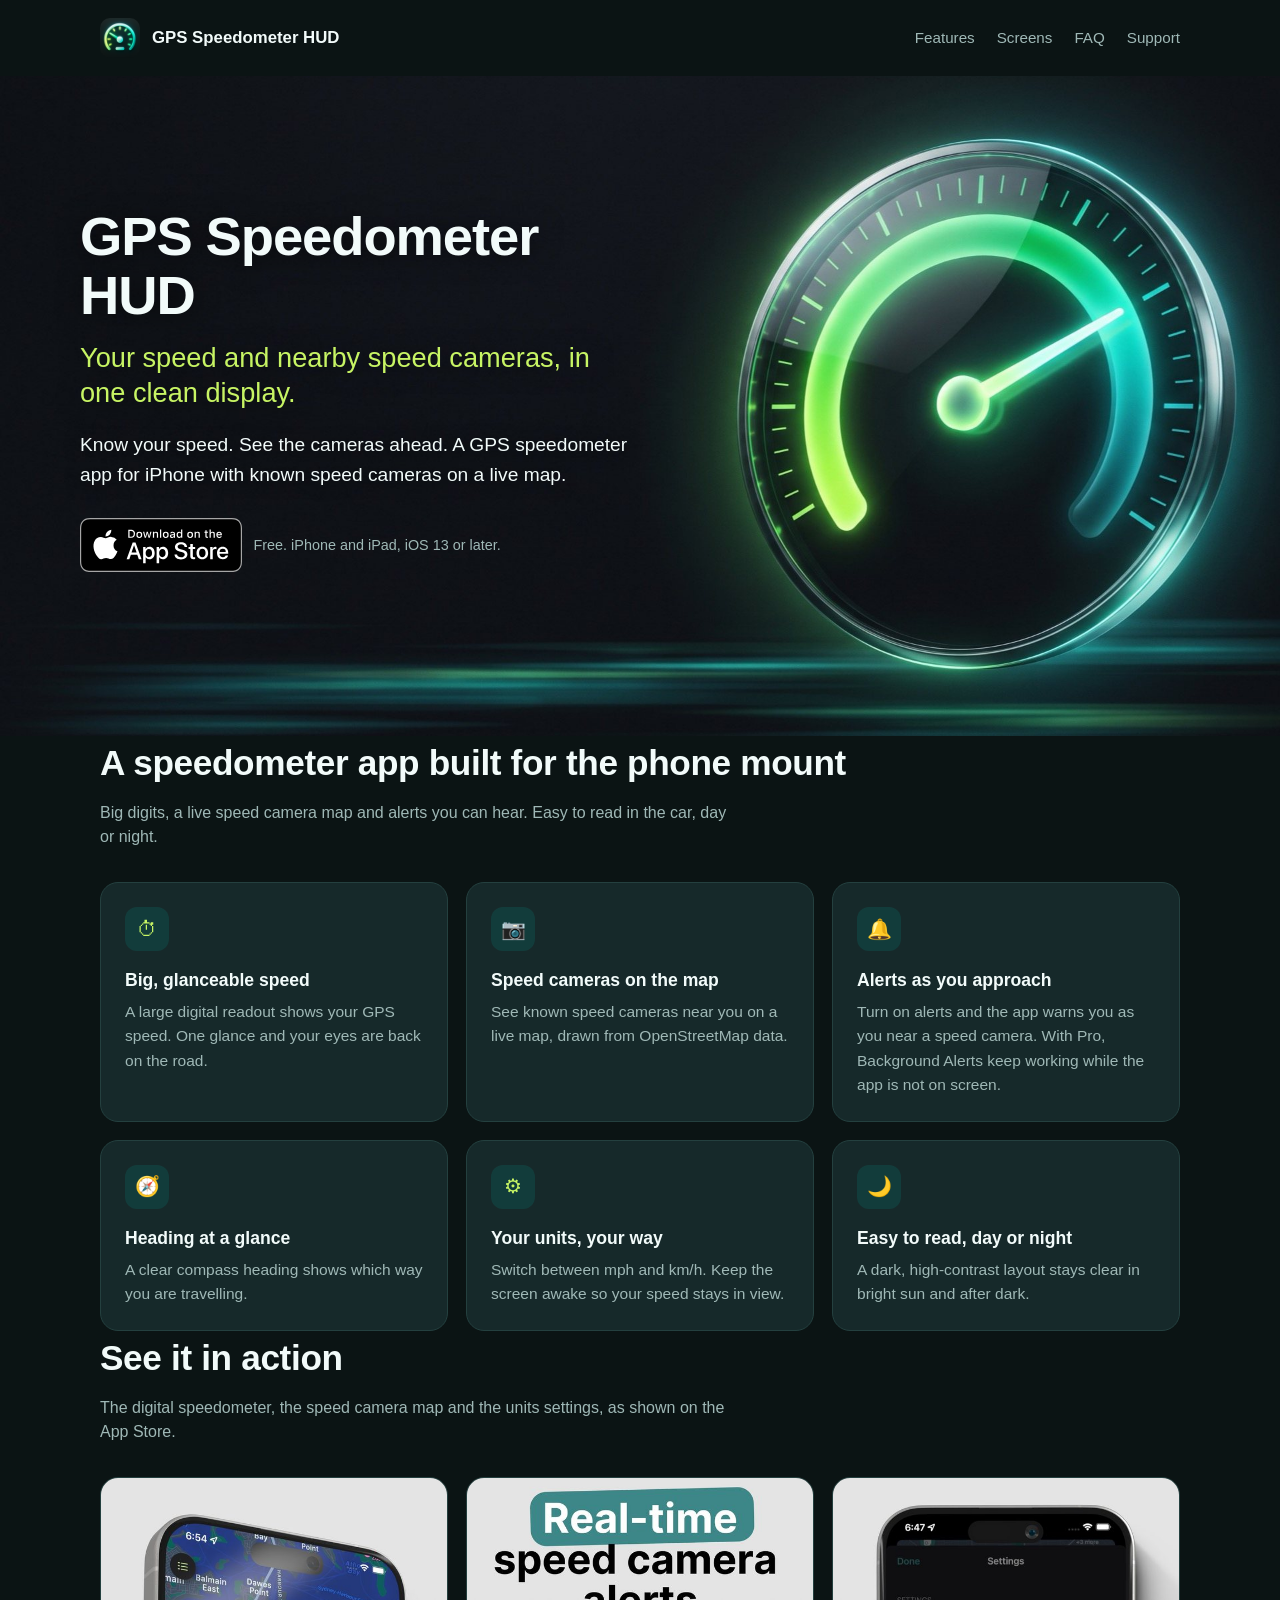
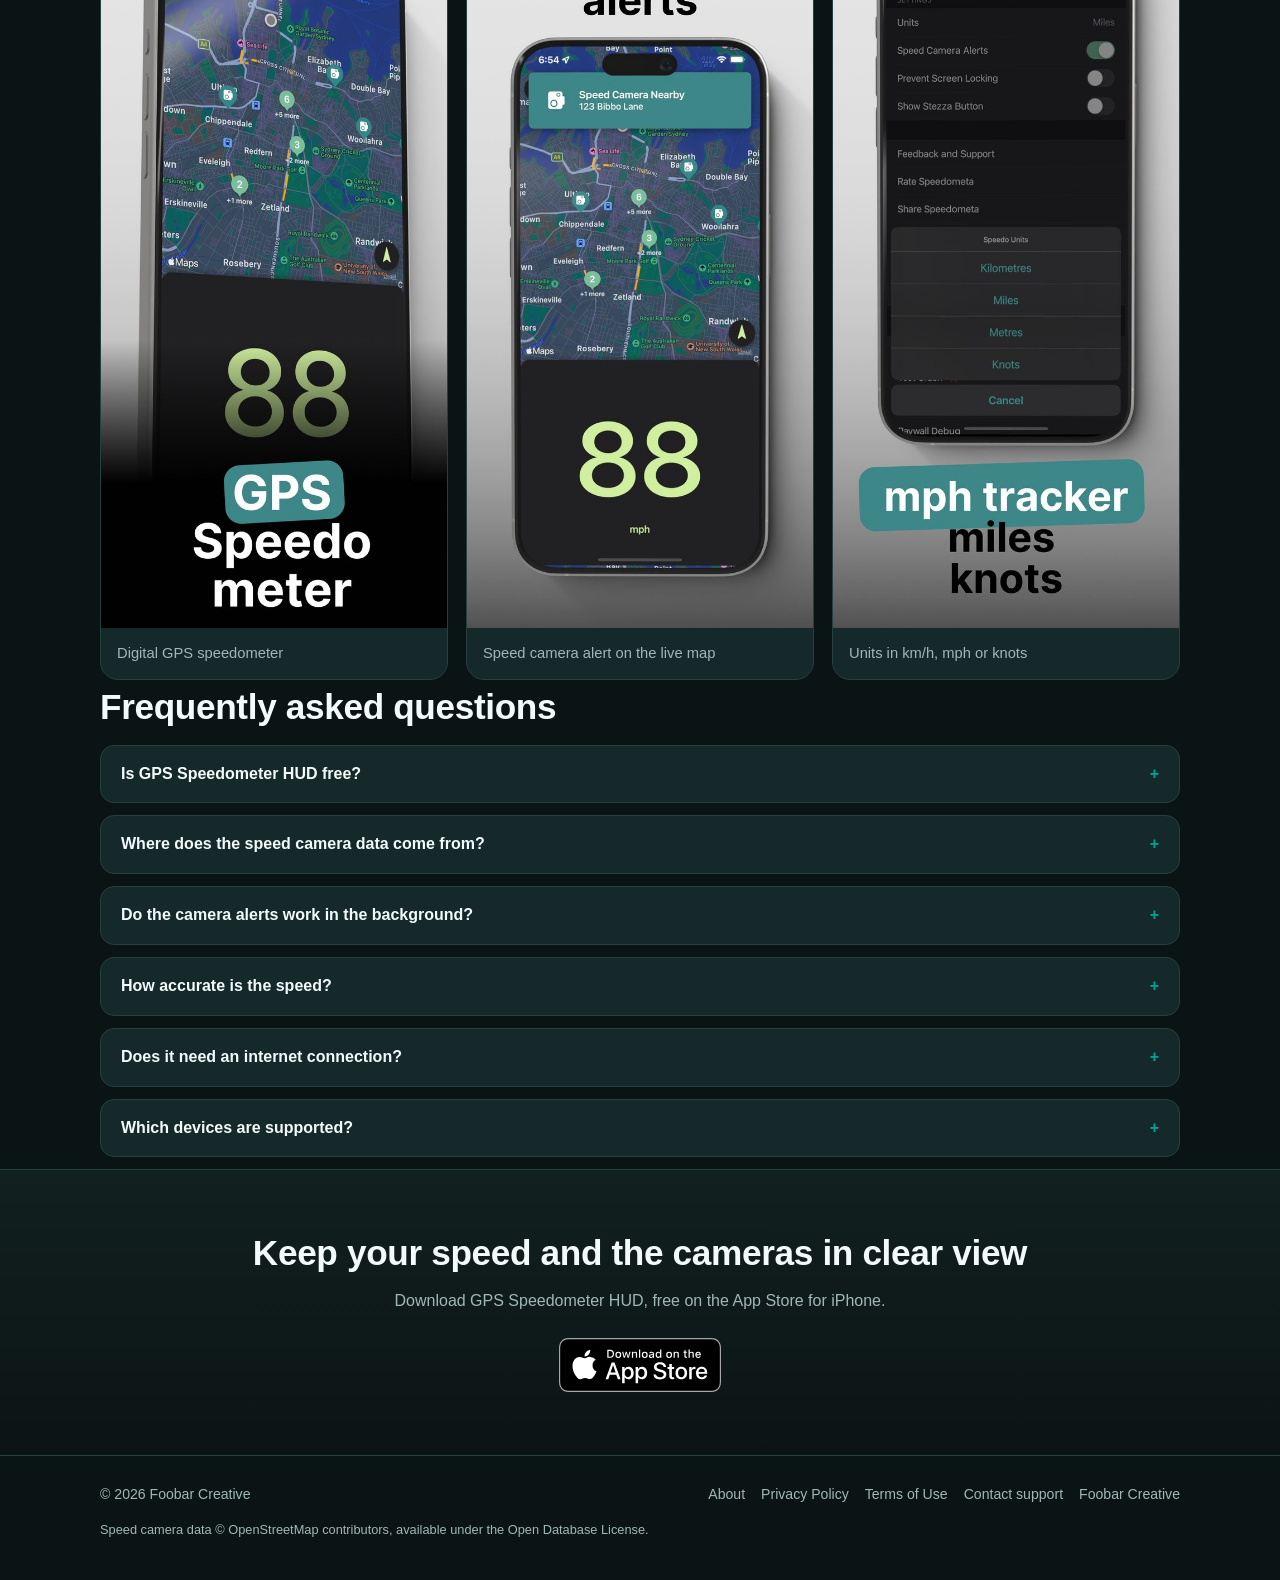
<file: index.html>
<!DOCTYPE html>
<html lang="en">
<head>
  <meta charset="utf-8">
  <meta name="viewport" content="width=device-width, initial-scale=1">
  <title>GPS Speedometer HUD: Speed &amp; Camera Alerts</title>
  <meta name="description" content="See your real speed by GPS and spot nearby speed cameras on a live map. A clean, glanceable speedometer HUD for iPhone.">
  <link rel="canonical" href="https://www.speedometerhud.com/">
  <link rel="icon" type="image/png" sizes="32x32" href="/assets/img/icon-32.png">
  <link rel="apple-touch-icon" href="/assets/img/icon-180.png">
  <meta name="apple-itunes-app" content="app-id=528965819">
  <meta name="theme-color" content="#0b1414">

  <meta property="og:type" content="website">
  <meta property="og:site_name" content="GPS Speedometer HUD">
  <meta property="og:title" content="GPS Speedometer HUD: Speed &amp; Camera Alerts">
  <meta property="og:description" content="See your real speed by GPS and spot nearby speed cameras on a live map. A clean, glanceable speedometer HUD for iPhone.">
  <meta property="og:url" content="https://www.speedometerhud.com/">
  <meta property="og:image" content="https://www.speedometerhud.com/assets/img/og-image.jpg">
  <meta property="og:image:alt" content="GPS Speedometer HUD: a glowing speedometer dial with the app name and App Store badge">
  <meta name="twitter:card" content="summary_large_image">
  <meta name="twitter:title" content="GPS Speedometer HUD: Speed &amp; Camera Alerts">
  <meta name="twitter:description" content="See your real speed by GPS and spot nearby speed cameras on a live map. A clean, glanceable speedometer HUD for iPhone.">
  <meta name="twitter:image" content="https://www.speedometerhud.com/assets/img/og-image.jpg">

  <link rel="stylesheet" href="/assets/css/style.css">

  <script type="application/ld+json">
  {
    "@context": "https://schema.org",
    "@graph": [
      {
        "@type": "WebSite",
        "@id": "https://www.speedometerhud.com/#website",
        "url": "https://www.speedometerhud.com/",
        "name": "GPS Speedometer HUD",
        "publisher": { "@id": "https://www.speedometerhud.com/#organization" }
      },
      {
        "@type": "Organization",
        "@id": "https://www.speedometerhud.com/#organization",
        "name": "Foobar Creative",
        "url": "https://www.foobarcreative.com/",
        "logo": { "@type": "ImageObject", "url": "https://www.speedometerhud.com/assets/img/icon-512.png" }
      },
      {
        "@type": "SoftwareApplication",
        "name": "GPS Speedometer HUD",
        "description": "See your real speed by GPS and spot nearby speed cameras on a live map. A clean, glanceable speedometer HUD for iPhone.",
        "url": "https://www.speedometerhud.com/",
        "applicationCategory": "UtilitiesApplication",
        "operatingSystem": "iOS 13.0 or later, iPadOS 13.0 or later",
        "image": "https://www.speedometerhud.com/assets/img/icon-512.png",
        "downloadUrl": "https://apps.apple.com/app/id528965819",
        "installUrl": "https://apps.apple.com/app/id528965819",
        "offers": { "@type": "Offer", "price": "0", "priceCurrency": "USD" },
        "aggregateRating": { "@type": "AggregateRating", "ratingValue": "4.5", "ratingCount": "38" },
        "author": { "@id": "https://www.speedometerhud.com/#organization" }
      },
      {
        "@type": "FAQPage",
        "mainEntity": [
          { "@type": "Question", "name": "Is GPS Speedometer HUD free?", "acceptedAnswer": { "@type": "Answer", "text": "Yes. It is free to download and use. Speedometer HUD Pro, an optional subscription, adds Background Alerts." } },
          { "@type": "Question", "name": "Where does the speed camera data come from?", "acceptedAnswer": { "@type": "Answer", "text": "From OpenStreetMap, a community map project, under the ODbL licence. Coverage depends on the data in your area." } },
          { "@type": "Question", "name": "Do the camera alerts work in the background?", "acceptedAnswer": { "@type": "Answer", "text": "Yes, with Speedometer HUD Pro. Turn on Background Alerts in Settings and allow location access Always. Without Pro, alerts work while the app is open and on screen." } },
          { "@type": "Question", "name": "How accurate is the speed?", "acceptedAnswer": { "@type": "Answer", "text": "Speed comes from your iPhone GPS. It is a close estimate, not a certified reading. Always follow your car speedometer and the road signs." } },
          { "@type": "Question", "name": "Does it need an internet connection?", "acceptedAnswer": { "@type": "Answer", "text": "GPS speed works without data. The map and the camera data need a connection to load." } },
          { "@type": "Question", "name": "Which devices are supported?", "acceptedAnswer": { "@type": "Answer", "text": "iPhone, iPad and iPod touch on iOS 13 or later." } }
        ]
      }
    ]
  }
  </script>
</head>
<body>
  <header class="wrap">
    <div class="top">
      <a class="brand" href="/"><img src="/assets/img/icon-180.png" alt="" width="40" height="40">GPS Speedometer HUD</a>
      <nav class="nav">
        <a href="#features">Features</a>
        <a href="#screens">Screens</a>
        <a href="#faq">FAQ</a>
        <a href="https://www.foobarcreative.com/contact?app=GPS%20Speedometer%20HUD" rel="noopener">Support</a>
      </nav>
    </div>
  </header>

  <main>
    <div class="hero-bg">
      <section class="wrap hero" id="top">
        <div>
          <h1>GPS Speedometer HUD<span class="sub">Your speed and nearby speed cameras, in one clean display.</span></h1>
          <p class="lead">Know your speed. See the cameras ahead. A GPS speedometer app for iPhone with known speed cameras on a live map.</p>
          <div class="cta">
            <a href="https://apps.apple.com/app/id528965819" rel="noopener"><img src="/assets/img/app-store-badge.svg" alt="Download GPS Speedometer HUD on the App Store" width="162" height="54"></a>
            <span class="meta">Free. iPhone and iPad, iOS 13 or later.</span>
          </div>
        </div>
      </section>
    </div>

    <section class="wrap" id="features">
      <h2>A speedometer app built for the phone mount</h2>
      <p class="intro">Big digits, a live speed camera map and alerts you can hear. Easy to read in the car, day or night.</p>
      <div class="features">
        <div class="feature"><div class="ic">&#9201;</div><h3>Big, glanceable speed</h3><p>A large digital readout shows your GPS speed. One glance and your eyes are back on the road.</p></div>
        <div class="feature"><div class="ic">&#128247;</div><h3>Speed cameras on the map</h3><p>See known speed cameras near you on a live map, drawn from OpenStreetMap data.</p></div>
        <div class="feature"><div class="ic">&#128276;</div><h3>Alerts as you approach</h3><p>Turn on alerts and the app warns you as you near a speed camera. With Pro, Background Alerts keep working while the app is not on screen.</p></div>
        <div class="feature"><div class="ic">&#129517;</div><h3>Heading at a glance</h3><p>A clear compass heading shows which way you are travelling.</p></div>
        <div class="feature"><div class="ic">&#9881;</div><h3>Your units, your way</h3><p>Switch between mph and km/h. Keep the screen awake so your speed stays in view.</p></div>
        <div class="feature"><div class="ic">&#127769;</div><h3>Easy to read, day or night</h3><p>A dark, high-contrast layout stays clear in bright sun and after dark.</p></div>
      </div>
    </section>

    <section class="wrap" id="screens">
      <h2>See it in action</h2>
      <p class="intro">The digital speedometer, the speed camera map and the units settings, as shown on the App Store.</p>
      <div class="shots">
        <figure><img src="/assets/img/screenshot-1.jpg" alt="GPS speedometer app showing 88 mph in large digits above a live map" width="620" height="1344" loading="lazy"><figcaption>Digital GPS speedometer</figcaption></figure>
        <figure><img src="/assets/img/screenshot-2.jpg" alt="Speed camera alert banner above the map in the speedometer app" width="620" height="1344" loading="lazy"><figcaption>Speed camera alert on the live map</figcaption></figure>
        <figure><img src="/assets/img/screenshot-3.jpg" alt="Settings screen with speed camera alerts on and the units picker" width="620" height="1344" loading="lazy"><figcaption>Units in km/h, mph or knots</figcaption></figure>
      </div>
    </section>

    <section class="wrap faq" id="faq">
      <h2>Frequently asked questions</h2>
      <details><summary>Is GPS Speedometer HUD free?</summary><p>Yes. It is free to download and use. Speedometer HUD Pro, an optional subscription, adds Background Alerts.</p></details>
      <details><summary>Where does the speed camera data come from?</summary><p>From OpenStreetMap, a community map project, under the ODbL licence. Coverage depends on the data in your area.</p></details>
      <details><summary>Do the camera alerts work in the background?</summary><p>Yes, with Speedometer HUD Pro. Turn on Background Alerts in Settings and allow location access Always. Without Pro, alerts work while the app is open and on screen.</p></details>
      <details><summary>How accurate is the speed?</summary><p>Speed comes from your iPhone GPS. It is a close estimate, not a certified reading. Always follow your car speedometer and the road signs.</p></details>
      <details><summary>Does it need an internet connection?</summary><p>GPS speed works without data. The map and the camera data need a connection to load.</p></details>
      <details><summary>Which devices are supported?</summary><p>iPhone, iPad and iPod touch on iOS 13 or later.</p></details>
    </section>

    <section class="closing">
      <div class="wrap">
        <h2>Keep your speed and the cameras in clear view</h2>
        <p>Download GPS Speedometer HUD, free on the App Store for iPhone.</p>
        <div class="cta">
          <a href="https://apps.apple.com/app/id528965819" rel="noopener"><img src="/assets/img/app-store-badge.svg" alt="Download GPS Speedometer HUD on the App Store" width="162" height="54"></a>
        </div>
      </div>
    </section>
  </main>

  <footer>
    <div class="wrap">
      <div class="row">
        <span>&copy; <span id="year">2026</span> Foobar Creative</span>
        <div class="links">
          <a href="/about/">About</a>
          <a href="/privacy-policy/">Privacy Policy</a>
          <a href="https://www.apple.com/legal/internet-services/itunes/dev/stdeula/" rel="noopener">Terms of Use</a>
          <a href="https://www.foobarcreative.com/contact?app=GPS%20Speedometer%20HUD" rel="noopener">Contact support</a>
          <a href="https://www.foobarcreative.com/" rel="noopener">Foobar Creative</a>
        </div>
      </div>
      <p class="credit">Speed camera data &copy; OpenStreetMap contributors, available under the Open Database License.</p>
    </div>
  </footer>
  <script>
  document.getElementById('year').textContent = new Date().getFullYear();
  (function () {
    var reduce = window.matchMedia && window.matchMedia('(prefers-reduced-motion: reduce)').matches;
    if (reduce || !('IntersectionObserver' in window)) { return; }
    var groups = ['#features .feature', '#screens figure', '#faq details', 'section h2, section .intro, .closing p, .closing .cta'];
    var items = [];
    groups.forEach(function (sel) {
      var list = document.querySelectorAll(sel);
      for (var i = 0; i < list.length; i++) {
        var el = list[i];
        el.classList.add('reveal');
        el.style.transitionDelay = Math.min(i, 5) * 70 + 'ms';
        items.push(el);
      }
    });
    var io = new IntersectionObserver(function (entries) {
      entries.forEach(function (e) {
        if (e.isIntersecting) { e.target.classList.add('in'); io.unobserve(e.target); }
      });
    }, { rootMargin: '0px 0px -8% 0px', threshold: 0.1 });
    items.forEach(function (el) { io.observe(el); });
  })();
  </script>
</body>
</html>
</file>
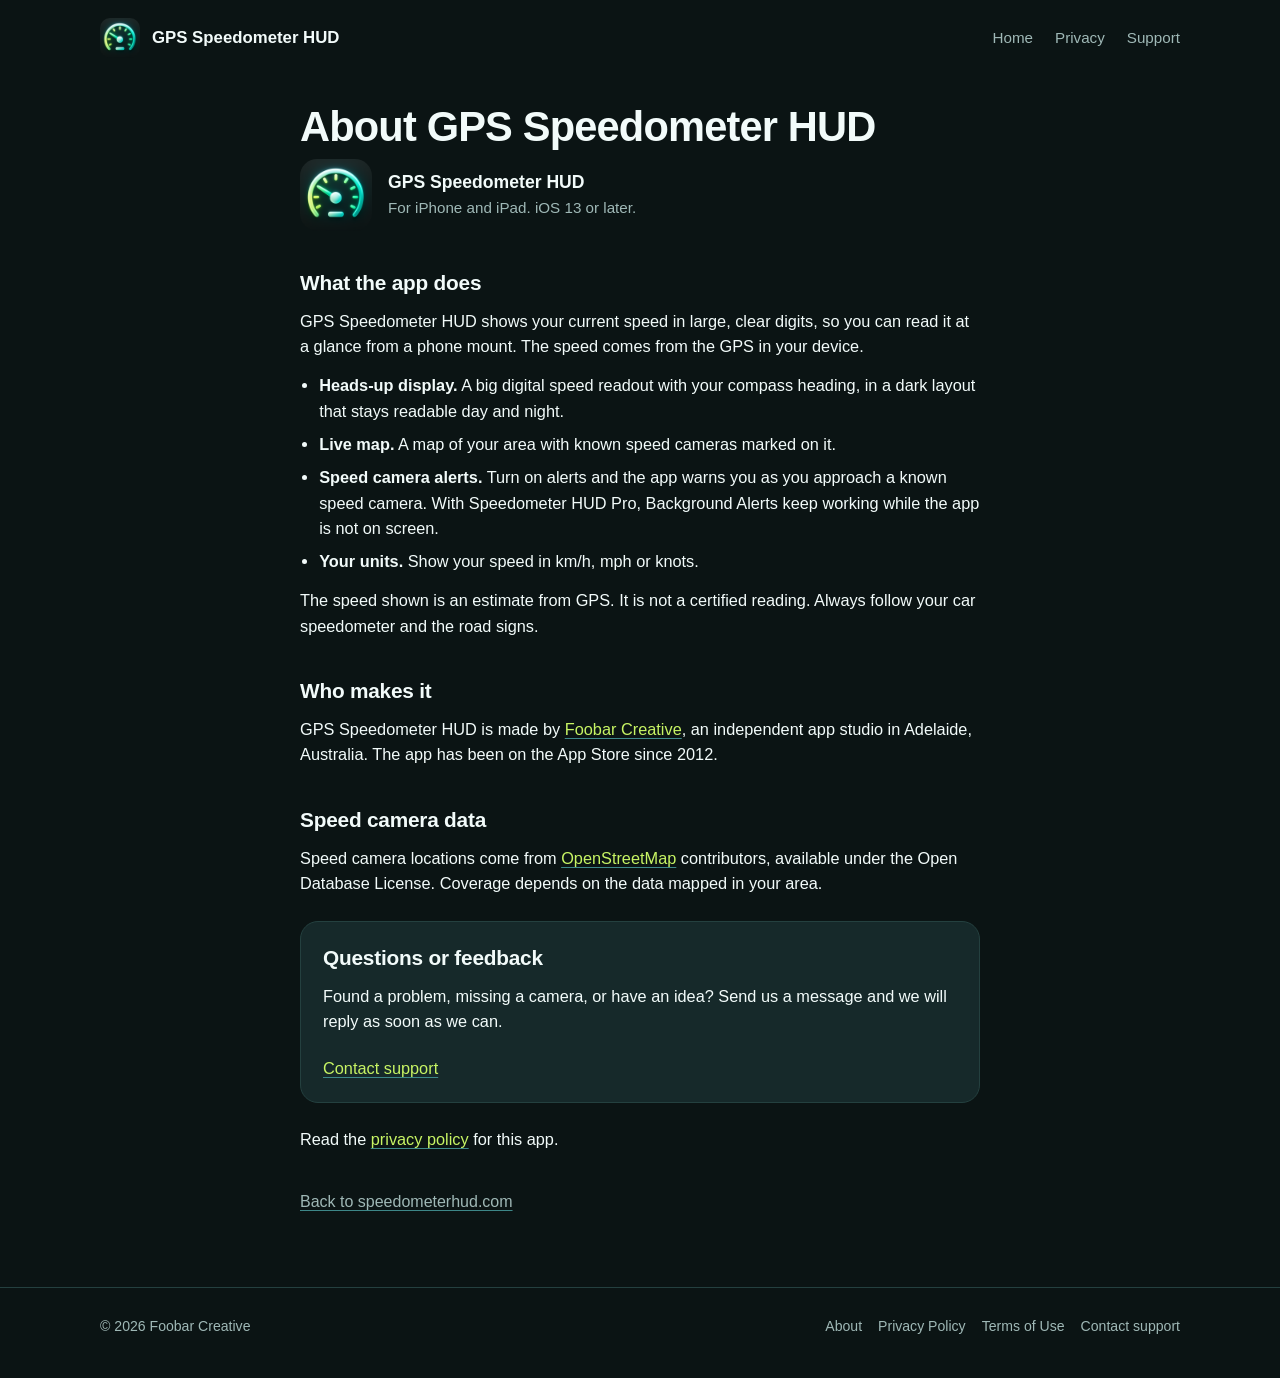
<file: about/index.html>
<!DOCTYPE html>
<html lang="en">
<head>
  <meta charset="utf-8">
  <meta name="viewport" content="width=device-width, initial-scale=1">
  <title>About GPS Speedometer HUD</title>
  <meta name="description" content="GPS Speedometer HUD is a GPS speedometer, live map and speed camera alert app for iPhone and iPad, made by Foobar Creative in Adelaide, Australia.">
  <link rel="canonical" href="https://www.speedometerhud.com/about/">
  <link rel="icon" type="image/png" sizes="32x32" href="/assets/img/icon-32.png">
  <link rel="apple-touch-icon" href="/assets/img/icon-180.png">
  <meta name="theme-color" content="#0b1414">
  <meta name="color-scheme" content="dark">
  <meta property="og:type" content="website">
  <meta property="og:site_name" content="GPS Speedometer HUD">
  <meta property="og:title" content="About GPS Speedometer HUD">
  <meta property="og:description" content="A GPS speedometer, live map and speed camera alert app for iPhone and iPad, made by Foobar Creative in Adelaide, Australia.">
  <meta property="og:url" content="https://www.speedometerhud.com/about/">
  <meta property="og:image" content="https://www.speedometerhud.com/assets/img/og-image.jpg">
  <link rel="stylesheet" href="/assets/css/style.css">
</head>
<body>
  <header class="wrap">
    <div class="top">
      <a class="brand" href="/"><img src="/assets/img/icon-180.png" alt="" width="40" height="40">GPS Speedometer HUD</a>
      <nav class="nav">
        <a href="/">Home</a>
        <a href="/privacy-policy/">Privacy</a>
        <a href="https://www.foobarcreative.com/contact?app=GPS%20Speedometer%20HUD" rel="noopener">Support</a>
      </nav>
    </div>
  </header>

  <main>
    <article class="page">
      <h1>About GPS Speedometer HUD</h1>
      <div class="app">
        <img src="/assets/img/icon-180.png" alt="GPS Speedometer HUD app icon" width="72" height="72">
        <div><strong>GPS Speedometer HUD</strong><span>For iPhone and iPad. iOS 13 or later.</span></div>
      </div>

      <h2>What the app does</h2>
      <p>GPS Speedometer HUD shows your current speed in large, clear digits, so you can read it at a glance from a phone mount. The speed comes from the GPS in your device.</p>
      <ul>
        <li><strong>Heads-up display.</strong> A big digital speed readout with your compass heading, in a dark layout that stays readable day and night.</li>
        <li><strong>Live map.</strong> A map of your area with known speed cameras marked on it.</li>
        <li><strong>Speed camera alerts.</strong> Turn on alerts and the app warns you as you approach a known speed camera. With Speedometer HUD Pro, Background Alerts keep working while the app is not on screen.</li>
        <li><strong>Your units.</strong> Show your speed in km/h, mph or knots.</li>
      </ul>
      <p>The speed shown is an estimate from GPS. It is not a certified reading. Always follow your car speedometer and the road signs.</p>

      <h2>Who makes it</h2>
      <p>GPS Speedometer HUD is made by <a href="https://www.foobarcreative.com/" rel="noopener">Foobar Creative</a>, an independent app studio in Adelaide, Australia. The app has been on the App Store since 2012.</p>

      <h2>Speed camera data</h2>
      <p>Speed camera locations come from <a href="https://www.openstreetmap.org/copyright" rel="noopener">OpenStreetMap</a> contributors, available under the Open Database License. Coverage depends on the data mapped in your area.</p>

      <div class="card">
        <h2 style="margin-top: 0;">Questions or feedback</h2>
        <p>Found a problem, missing a camera, or have an idea? Send us a message and we will reply as soon as we can.</p>
        <p class="cta"><a href="https://www.foobarcreative.com/contact?app=GPS%20Speedometer%20HUD" rel="noopener">Contact support</a></p>
      </div>

      <p>Read the <a href="/privacy-policy/">privacy policy</a> for this app.</p>
      <a class="back" href="/">Back to speedometerhud.com</a>
    </article>
  </main>

  <footer>
    <div class="wrap">
      <div class="row">
        <span>&copy; <span id="year">2026</span> Foobar Creative</span>
        <div class="links">
          <a href="/about/">About</a>
          <a href="/privacy-policy/">Privacy Policy</a>
          <a href="https://www.apple.com/legal/internet-services/itunes/dev/stdeula/" rel="noopener">Terms of Use</a>
          <a href="https://www.foobarcreative.com/contact?app=GPS%20Speedometer%20HUD" rel="noopener">Contact support</a>
        </div>
      </div>
    </div>
  </footer>
  <script>document.getElementById('year').textContent = new Date().getFullYear();</script>
</body>
</html>
</file>
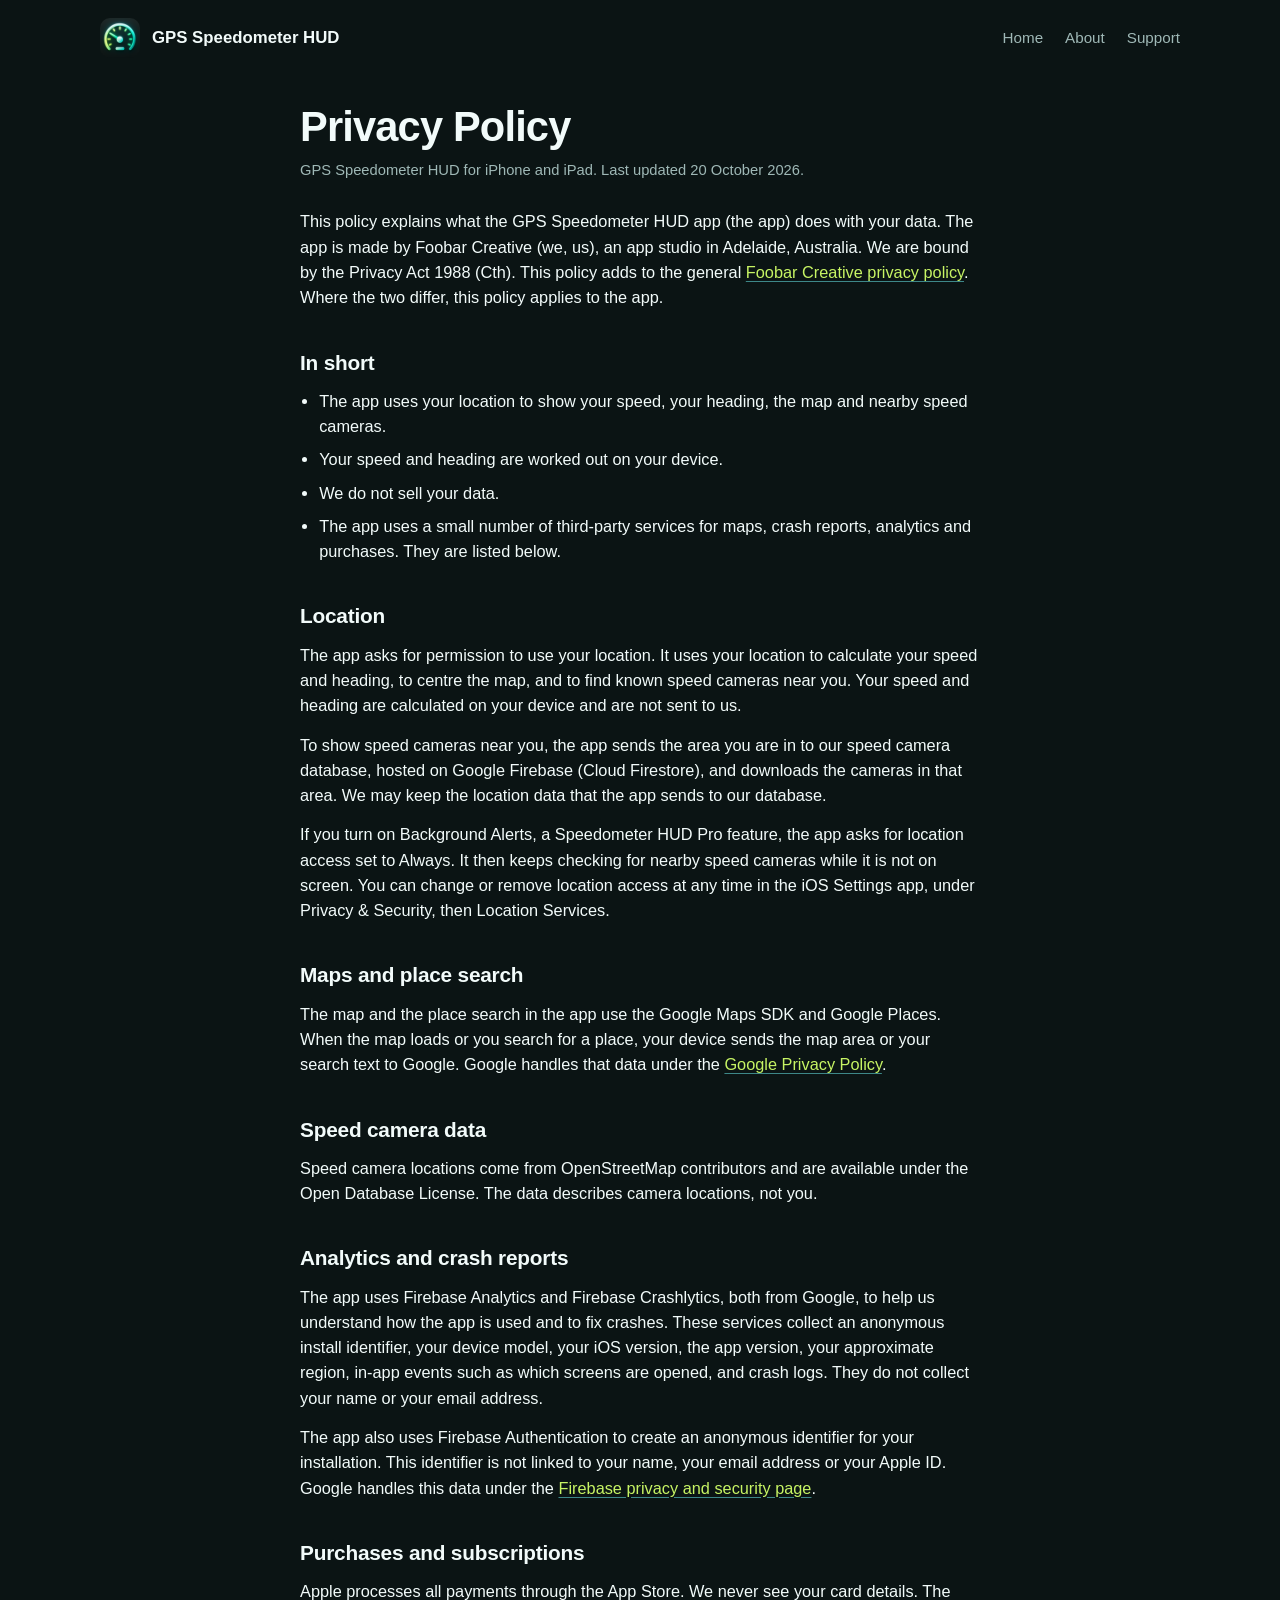
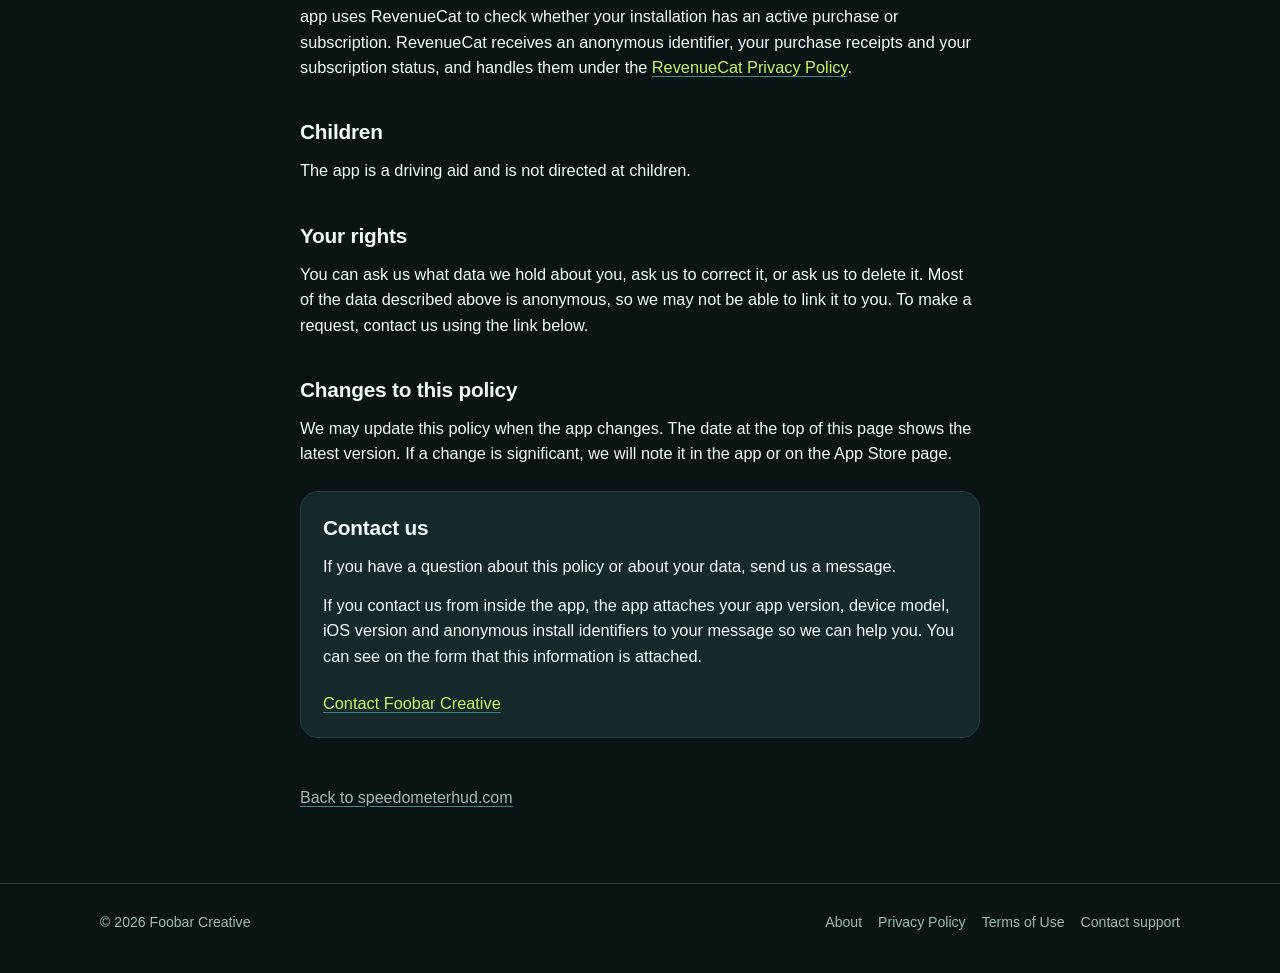
<file: privacy-policy/index.html>
<!DOCTYPE html>
<html lang="en">
<head>
  <meta charset="utf-8">
  <meta name="viewport" content="width=device-width, initial-scale=1">
  <title>Privacy Policy for GPS Speedometer HUD</title>
  <meta name="description" content="How the GPS Speedometer HUD app for iPhone and iPad uses your location, analytics, crash reports, purchases and map data, and how to contact Foobar Creative.">
  <link rel="canonical" href="https://www.speedometerhud.com/privacy-policy/">
  <link rel="icon" type="image/png" sizes="32x32" href="/assets/img/icon-32.png">
  <link rel="apple-touch-icon" href="/assets/img/icon-180.png">
  <meta name="theme-color" content="#0b1414">
  <meta name="color-scheme" content="dark">
  <meta property="og:type" content="website">
  <meta property="og:site_name" content="GPS Speedometer HUD">
  <meta property="og:title" content="Privacy Policy for GPS Speedometer HUD">
  <meta property="og:url" content="https://www.speedometerhud.com/privacy-policy/">
  <meta property="og:image" content="https://www.speedometerhud.com/assets/img/og-image.jpg">
  <link rel="stylesheet" href="/assets/css/style.css">
</head>
<body>
  <header class="wrap">
    <div class="top">
      <a class="brand" href="/"><img src="/assets/img/icon-180.png" alt="" width="40" height="40">GPS Speedometer HUD</a>
      <nav class="nav">
        <a href="/">Home</a>
        <a href="/about/">About</a>
        <a href="https://www.foobarcreative.com/contact?app=GPS%20Speedometer%20HUD" rel="noopener">Support</a>
      </nav>
    </div>
  </header>

  <main>
    <article class="page">
      <h1>Privacy Policy</h1>
      <p class="updated">GPS Speedometer HUD for iPhone and iPad. Last updated 20 October 2026.</p>

      <p>This policy explains what the GPS Speedometer HUD app (the app) does with your data. The app is made by Foobar Creative (we, us), an app studio in Adelaide, Australia. We are bound by the Privacy Act 1988 (Cth). This policy adds to the general <a href="https://www.foobarcreative.com/privacy-policy" rel="noopener">Foobar Creative privacy policy</a>. Where the two differ, this policy applies to the app.</p>

      <h2>In short</h2>
      <ul>
        <li>The app uses your location to show your speed, your heading, the map and nearby speed cameras.</li>
        <li>Your speed and heading are worked out on your device.</li>
        <li>We do not sell your data.</li>
        <li>The app uses a small number of third-party services for maps, crash reports, analytics and purchases. They are listed below.</li>
      </ul>

      <h2>Location</h2>
      <p>The app asks for permission to use your location. It uses your location to calculate your speed and heading, to centre the map, and to find known speed cameras near you. Your speed and heading are calculated on your device and are not sent to us.</p>
      <p>To show speed cameras near you, the app sends the area you are in to our speed camera database, hosted on Google Firebase (Cloud Firestore), and downloads the cameras in that area. We may keep the location data that the app sends to our database.</p>
      <p>If you turn on Background Alerts, a Speedometer HUD Pro feature, the app asks for location access set to Always. It then keeps checking for nearby speed cameras while it is not on screen. You can change or remove location access at any time in the iOS Settings app, under Privacy &amp; Security, then Location Services.</p>

      <h2>Maps and place search</h2>
      <p>The map and the place search in the app use the Google Maps SDK and Google Places. When the map loads or you search for a place, your device sends the map area or your search text to Google. Google handles that data under the <a href="https://policies.google.com/privacy" rel="noopener">Google Privacy Policy</a>.</p>

      <h2>Speed camera data</h2>
      <p>Speed camera locations come from OpenStreetMap contributors and are available under the Open Database License. The data describes camera locations, not you.</p>

      <h2>Analytics and crash reports</h2>
      <p>The app uses Firebase Analytics and Firebase Crashlytics, both from Google, to help us understand how the app is used and to fix crashes. These services collect an anonymous install identifier, your device model, your iOS version, the app version, your approximate region, in-app events such as which screens are opened, and crash logs. They do not collect your name or your email address.</p>
      <p>The app also uses Firebase Authentication to create an anonymous identifier for your installation. This identifier is not linked to your name, your email address or your Apple ID. Google handles this data under the <a href="https://firebase.google.com/support/privacy" rel="noopener">Firebase privacy and security page</a>.</p>

      <h2>Purchases and subscriptions</h2>
      <p>Apple processes all payments through the App Store. We never see your card details. The app uses RevenueCat to check whether your installation has an active purchase or subscription. RevenueCat receives an anonymous identifier, your purchase receipts and your subscription status, and handles them under the <a href="https://www.revenuecat.com/privacy" rel="noopener">RevenueCat Privacy Policy</a>.</p>


      <h2>Children</h2>
      <p>The app is a driving aid and is not directed at children.</p>

      <h2>Your rights</h2>
      <p>You can ask us what data we hold about you, ask us to correct it, or ask us to delete it. Most of the data described above is anonymous, so we may not be able to link it to you. To make a request, contact us using the link below.</p>

      <h2>Changes to this policy</h2>
      <p>We may update this policy when the app changes. The date at the top of this page shows the latest version. If a change is significant, we will note it in the app or on the App Store page.</p>

      <div class="card">
        <h2 style="margin-top: 0;">Contact us</h2>
        <p>If you have a question about this policy or about your data, send us a message.</p>
        <p>If you contact us from inside the app, the app attaches your app version, device model, iOS version and anonymous install identifiers to your message so we can help you. You can see on the form that this information is attached.</p>
        <p class="cta"><a href="https://www.foobarcreative.com/contact?app=GPS%20Speedometer%20HUD" rel="noopener">Contact Foobar Creative</a></p>
      </div>

      <a class="back" href="/">Back to speedometerhud.com</a>
    </article>
  </main>

  <footer>
    <div class="wrap">
      <div class="row">
        <span>&copy; <span id="year">2026</span> Foobar Creative</span>
        <div class="links">
          <a href="/about/">About</a>
          <a href="/privacy-policy/">Privacy Policy</a>
          <a href="https://www.apple.com/legal/internet-services/itunes/dev/stdeula/" rel="noopener">Terms of Use</a>
          <a href="https://www.foobarcreative.com/contact?app=GPS%20Speedometer%20HUD" rel="noopener">Contact support</a>
        </div>
      </div>
    </div>
  </footer>
  <script>document.getElementById('year').textContent = new Date().getFullYear();</script>
</body>
</html>
</file>
<file: assets/css/style.css>
:root {
  --bg: #0b1414;
  --bg-2: #122020;
  --panel: #16292a;
  --line: #24403f;
  --text: #f2fbfa;
  --muted: #9fb8b6;
  --teal: #00a393;
  --teal-2: #3d8788;
  --lime: #c7f464;
  --radius: 18px;
  --max: 1120px;
}
* { box-sizing: border-box; margin: 0; padding: 0; }
html { scroll-behavior: smooth; }
body {
  font-family: -apple-system, BlinkMacSystemFont, "SF Pro Text", "Segoe UI", Roboto, Helvetica, Arial, sans-serif;
  background: var(--bg);
  color: var(--text);
  line-height: 1.55;
  -webkit-font-smoothing: antialiased;
}
a { color: var(--lime); text-decoration: none; }
a:hover { text-decoration: underline; }
img { max-width: 100%; display: block; }
.wrap { width: 100%; max-width: var(--max); margin: 0 auto; padding: 0 20px; }

/* header */
.top { display: flex; align-items: center; justify-content: space-between; padding: 18px 0; }
.brand { display: flex; align-items: center; gap: 12px; color: var(--text); font-weight: 700; font-size: 1.05rem; }
.brand:hover { text-decoration: none; }
.brand img { width: 40px; height: 40px; border-radius: 10px; }
.nav { display: flex; gap: 22px; font-size: 0.95rem; }
.nav a { color: var(--muted); }
.nav a:hover { color: var(--text); text-decoration: none; }
@media (max-width: 600px) { .nav { display: none; } }

/* hero */
.hero-bg { position: relative; isolation: isolate; overflow: hidden; background: #0b1414; }
.hero-bg::before {
  content: ""; position: absolute; inset: 0; z-index: -1;
  background: #0b1414 url(/assets/img/hero-desktop.jpg) center right / cover no-repeat;
  transform-origin: 65% 50%;
  animation: hero-zoom 22s ease-out both;
}
.hero { min-height: 660px; display: flex; align-items: center; padding: 72px 0 96px; max-width: var(--max); margin: 0 auto; }
.hero > div { max-width: 560px; min-width: 0; }
.hero h1 { overflow-wrap: anywhere; font-size: clamp(2.1rem, 5vw, 3.4rem); line-height: 1.08; letter-spacing: -0.02em; font-weight: 800; text-shadow: 0 2px 24px rgba(0,0,0,0.6); }
.hero h1 .sub { display: block; font-size: 0.5em; font-weight: 500; color: var(--lime); margin-top: 14px; letter-spacing: 0; line-height: 1.3; }
.hero p.lead { color: var(--text); font-size: 1.2rem; margin: 20px 0 28px; max-width: 30em; text-shadow: 0 2px 16px rgba(0,0,0,0.7); }
.cta { display: inline-flex; align-items: center; gap: 12px; flex-wrap: wrap; }
.cta img { height: 54px; width: auto; }
.cta .meta { color: var(--muted); font-size: 0.9rem; }
@media (max-width: 820px) {
  .hero-bg::before { background: #0b1414 url(/assets/img/hero-phone.jpg) center top / 100% auto no-repeat; transform-origin: 50% 30%; }
  .hero { min-height: 0; display: block; padding: 92vw 0 56px; text-align: center; }
  .hero > div { max-width: none; }
  .hero p.lead { margin-left: auto; margin-right: auto; }
  .cta { justify-content: center; }
}

/* sections */
section { padding: 56px 0; }
section h2 { font-size: clamp(1.6rem, 3.4vw, 2.2rem); letter-spacing: -0.01em; margin-bottom: 10px; }
section .intro { color: var(--muted); max-width: 40em; margin-bottom: 32px; }
.features { display: grid; grid-template-columns: repeat(3, 1fr); gap: 18px; }
.feature { min-width: 0; background: var(--panel); border: 1px solid var(--line); border-radius: var(--radius); padding: 24px; }
.feature .ic { width: 44px; height: 44px; border-radius: 12px; background: rgba(0,163,147,0.16); color: var(--lime); display: flex; align-items: center; justify-content: center; font-size: 1.25rem; margin-bottom: 16px; }
.feature h3 { font-size: 1.1rem; margin-bottom: 6px; }
.feature p { color: var(--muted); font-size: 0.97rem; }
@media (max-width: 820px) { .features { grid-template-columns: 1fr 1fr; } }
@media (max-width: 540px) { .features { grid-template-columns: 1fr; } }

.shots { display: grid; grid-template-columns: repeat(3, 1fr); gap: 18px; }
.shots figure { min-width: 0; background: var(--panel); border: 1px solid var(--line); border-radius: var(--radius); overflow: hidden; }
.shots img { width: 100%; height: auto; aspect-ratio: 620 / 1344; object-fit: cover; }
.shots figcaption { padding: 14px 16px; color: var(--muted); font-size: 0.92rem; }
@media (max-width: 640px) { .shots { grid-template-columns: 1fr; } .shots img { aspect-ratio: auto; } }

.faq details { background: var(--panel); border: 1px solid var(--line); border-radius: 14px; padding: 16px 20px; margin-bottom: 12px; }
.faq summary { cursor: pointer; font-weight: 600; list-style: none; display: flex; justify-content: space-between; gap: 12px; }
.faq summary::after { content: "+"; color: var(--teal); font-weight: 700; }
.faq details[open] summary::after { transform: rotate(45deg); color: var(--lime); }
.faq summary::-webkit-details-marker { display: none; }
.faq details p { color: var(--muted); margin-top: 10px; }

.closing { text-align: center; background: linear-gradient(180deg, var(--bg-2), var(--bg)); border-top: 1px solid var(--line); }
.closing h2 { margin-bottom: 8px; }
.closing p { color: var(--muted); margin-bottom: 24px; }
.closing .cta { justify-content: center; }

footer { border-top: 1px solid var(--line); padding: 28px 0 40px; color: var(--muted); font-size: 0.88rem; }
footer .row { display: flex; flex-wrap: wrap; gap: 10px 22px; justify-content: space-between; align-items: center; }
footer a { color: var(--muted); }
footer a:hover { color: var(--text); }
footer .links { display: flex; flex-wrap: wrap; gap: 16px; }
footer .credit { margin-top: 14px; font-size: 0.8rem; }

/* motion */
@keyframes hero-zoom { from { transform: scale(1.08); } to { transform: scale(1); } }
@keyframes rise { from { opacity: 0; transform: translateY(16px); } to { opacity: 1; transform: none; } }
.hero h1, .hero p.lead, .hero .cta { animation: rise 0.8s cubic-bezier(0.2, 0.7, 0.2, 1) both; }
.hero p.lead { animation-delay: 0.15s; }
.hero .cta { animation-delay: 0.3s; }

.reveal { opacity: 0; transform: translateY(18px); transition: opacity 0.6s ease-out, transform 0.6s cubic-bezier(0.2, 0.7, 0.2, 1); }
.reveal.in { opacity: 1; transform: none; }

.nav a { position: relative; transition: color 0.2s; }
.nav a::after { content: ""; position: absolute; left: 0; right: 0; bottom: -4px; height: 2px; background: var(--lime); transform: scaleX(0); transform-origin: left; transition: transform 0.25s ease-out; }
.nav a:hover::after { transform: scaleX(1); }

.feature, .shots figure { transition: transform 0.3s cubic-bezier(0.2, 0.7, 0.2, 1), border-color 0.3s, box-shadow 0.3s; }
.feature:hover, .shots figure:hover { transform: translateY(-4px); border-color: var(--teal-2); box-shadow: 0 14px 32px rgba(0, 0, 0, 0.35); }
.feature .ic { transition: transform 0.3s, background-color 0.3s; }
.feature:hover .ic { transform: scale(1.08); background: rgba(0, 163, 147, 0.3); }

.cta a img { transition: transform 0.2s ease-out, filter 0.2s; }
.cta a:hover img { transform: scale(1.04); filter: brightness(1.1); }

.faq details { transition: border-color 0.25s; }
.faq details[open] { border-color: var(--teal-2); }
.faq summary::after { display: inline-block; transition: transform 0.25s ease-out, color 0.25s; }
.faq details p { animation: rise 0.3s ease-out both; }

@media (prefers-reduced-motion: reduce) {
  *, *::before, *::after { animation: none !important; transition: none !important; }
  .reveal { opacity: 1; transform: none; }
}

/* inner pages */
.page { max-width: 720px; margin: 0 auto; padding: 28px 20px 72px; }
.page h1 { font-size: clamp(1.9rem, 5vw, 2.6rem); line-height: 1.12; letter-spacing: -0.02em; margin-bottom: 8px; }
.page .updated { color: var(--muted); font-size: 0.92rem; margin-bottom: 28px; }
.page h2 { font-size: 1.3rem; margin: 36px 0 10px; letter-spacing: -0.01em; }
.page p, .page li { color: var(--text); font-size: 1.02rem; margin-bottom: 14px; }
.page ul { padding-left: 1.2em; margin-bottom: 14px; }
.page li { margin-bottom: 8px; }
.page a { text-decoration: underline; text-decoration-color: var(--teal-2); text-underline-offset: 3px; }
.page a:hover { text-decoration-color: var(--lime); }
.page .card { background: var(--panel); border: 1px solid var(--line); border-radius: var(--radius); padding: 20px 22px; margin: 24px 0; }
.page .card p:last-child { margin-bottom: 0; }
.page .app { display: flex; align-items: center; gap: 16px; margin-bottom: 24px; }
.page .app img { width: 72px; height: 72px; border-radius: 17px; flex: none; }
.page .app strong { display: block; font-size: 1.1rem; }
.page .app span { color: var(--muted); font-size: 0.95rem; }
.page .cta { margin-top: 8px; }
.page .back { display: inline-block; margin-top: 24px; color: var(--muted); }
</file>
